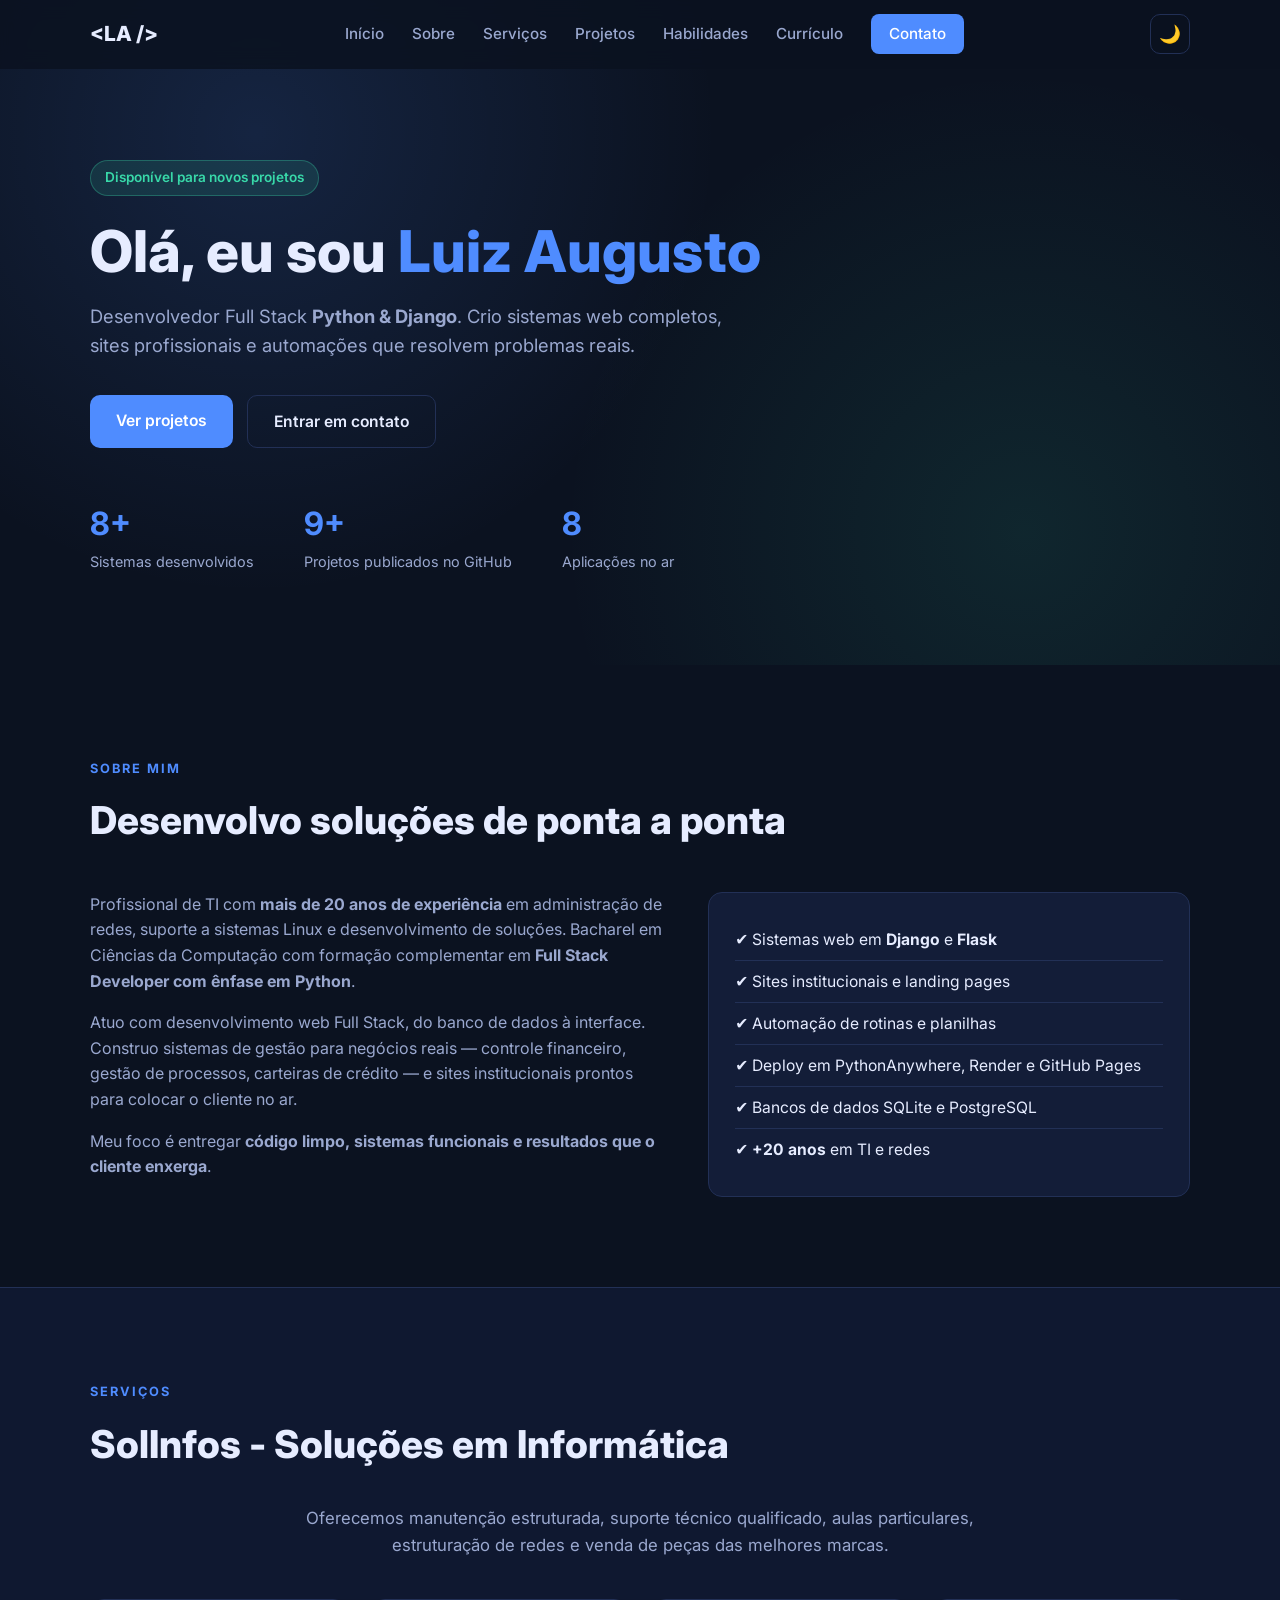
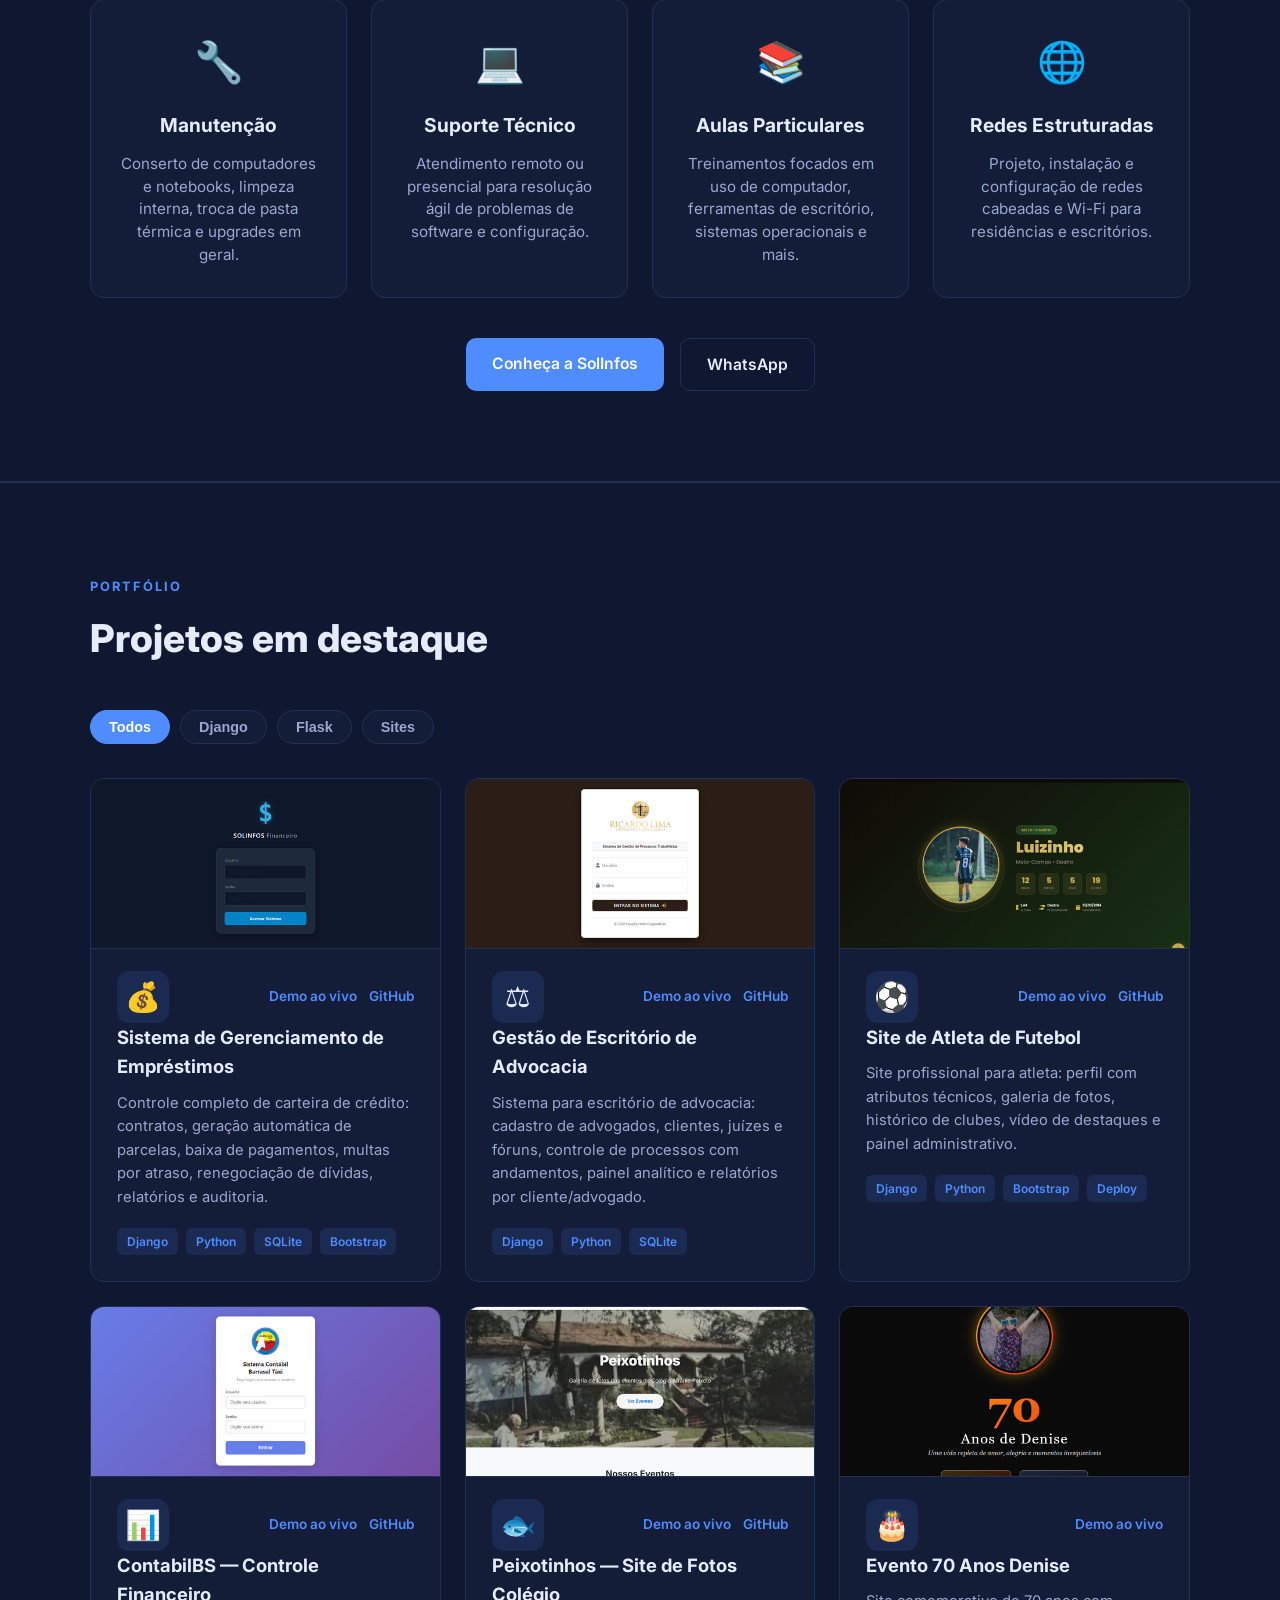
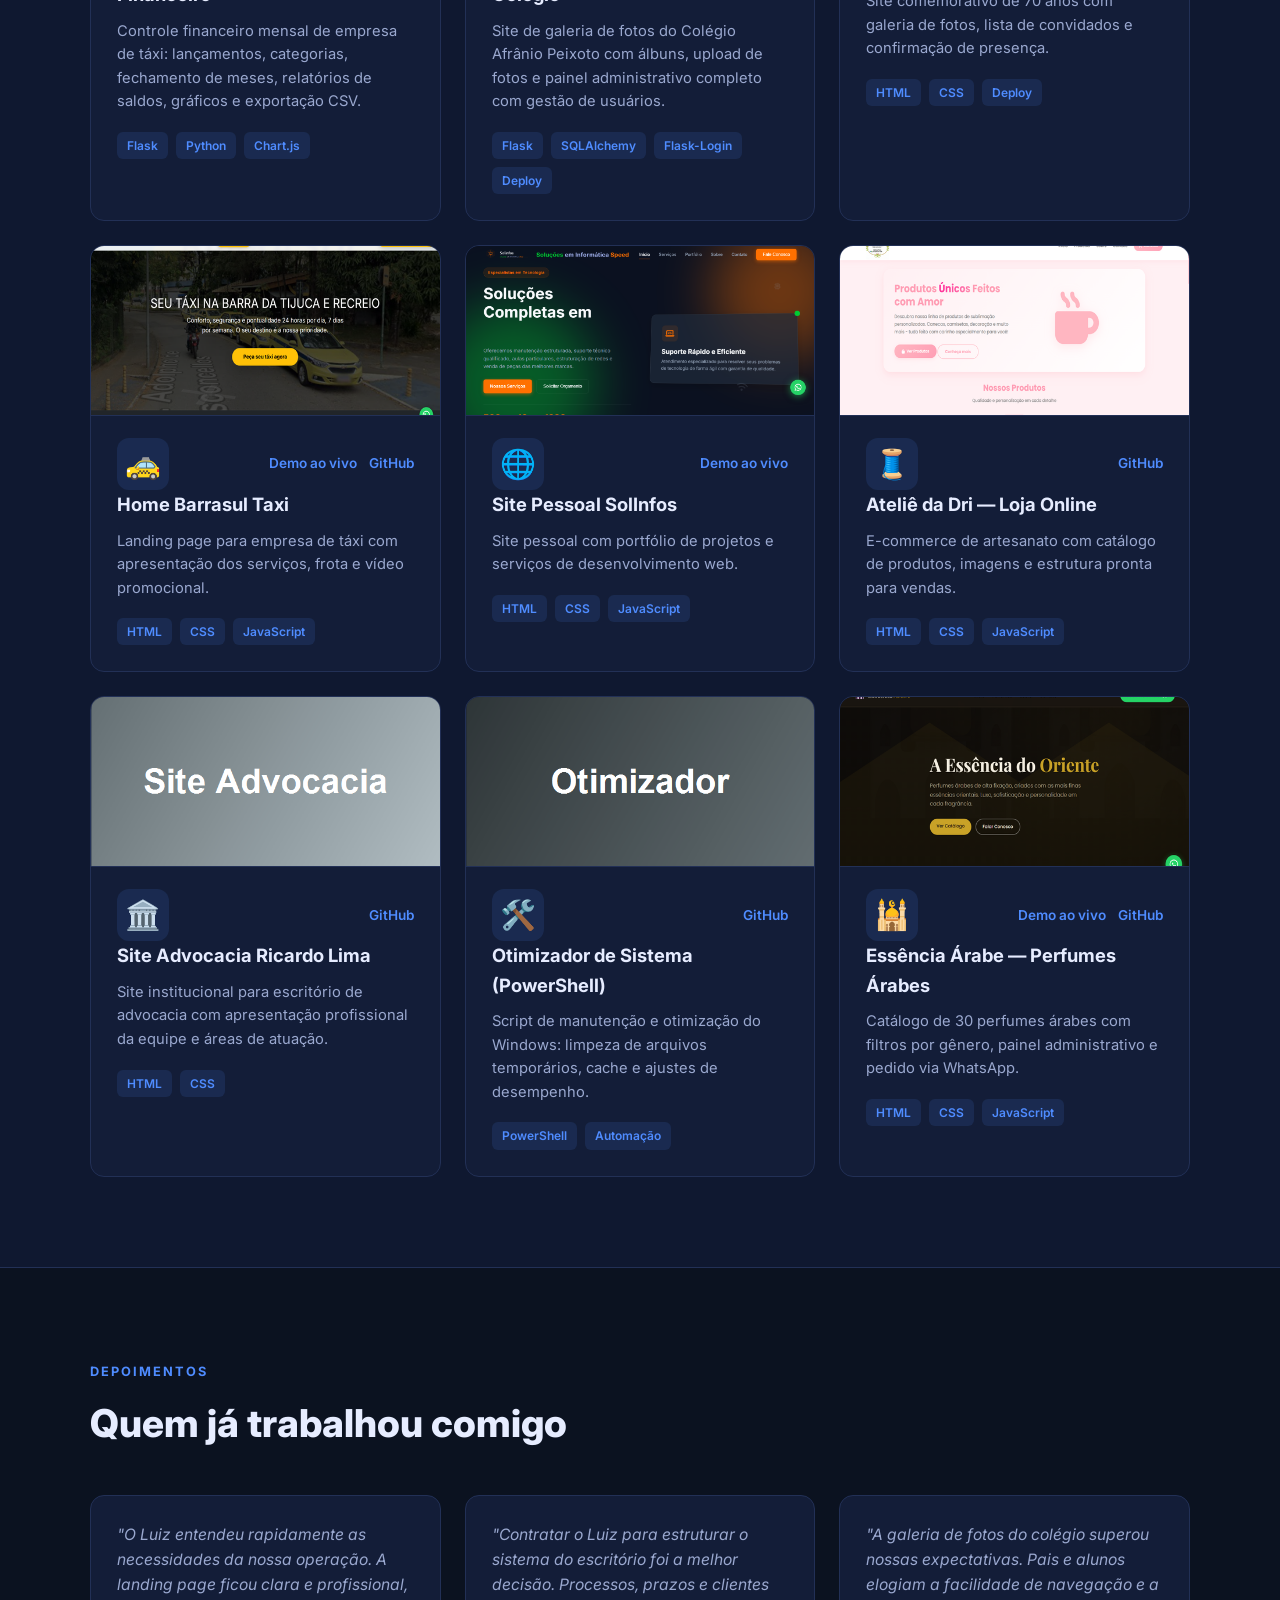
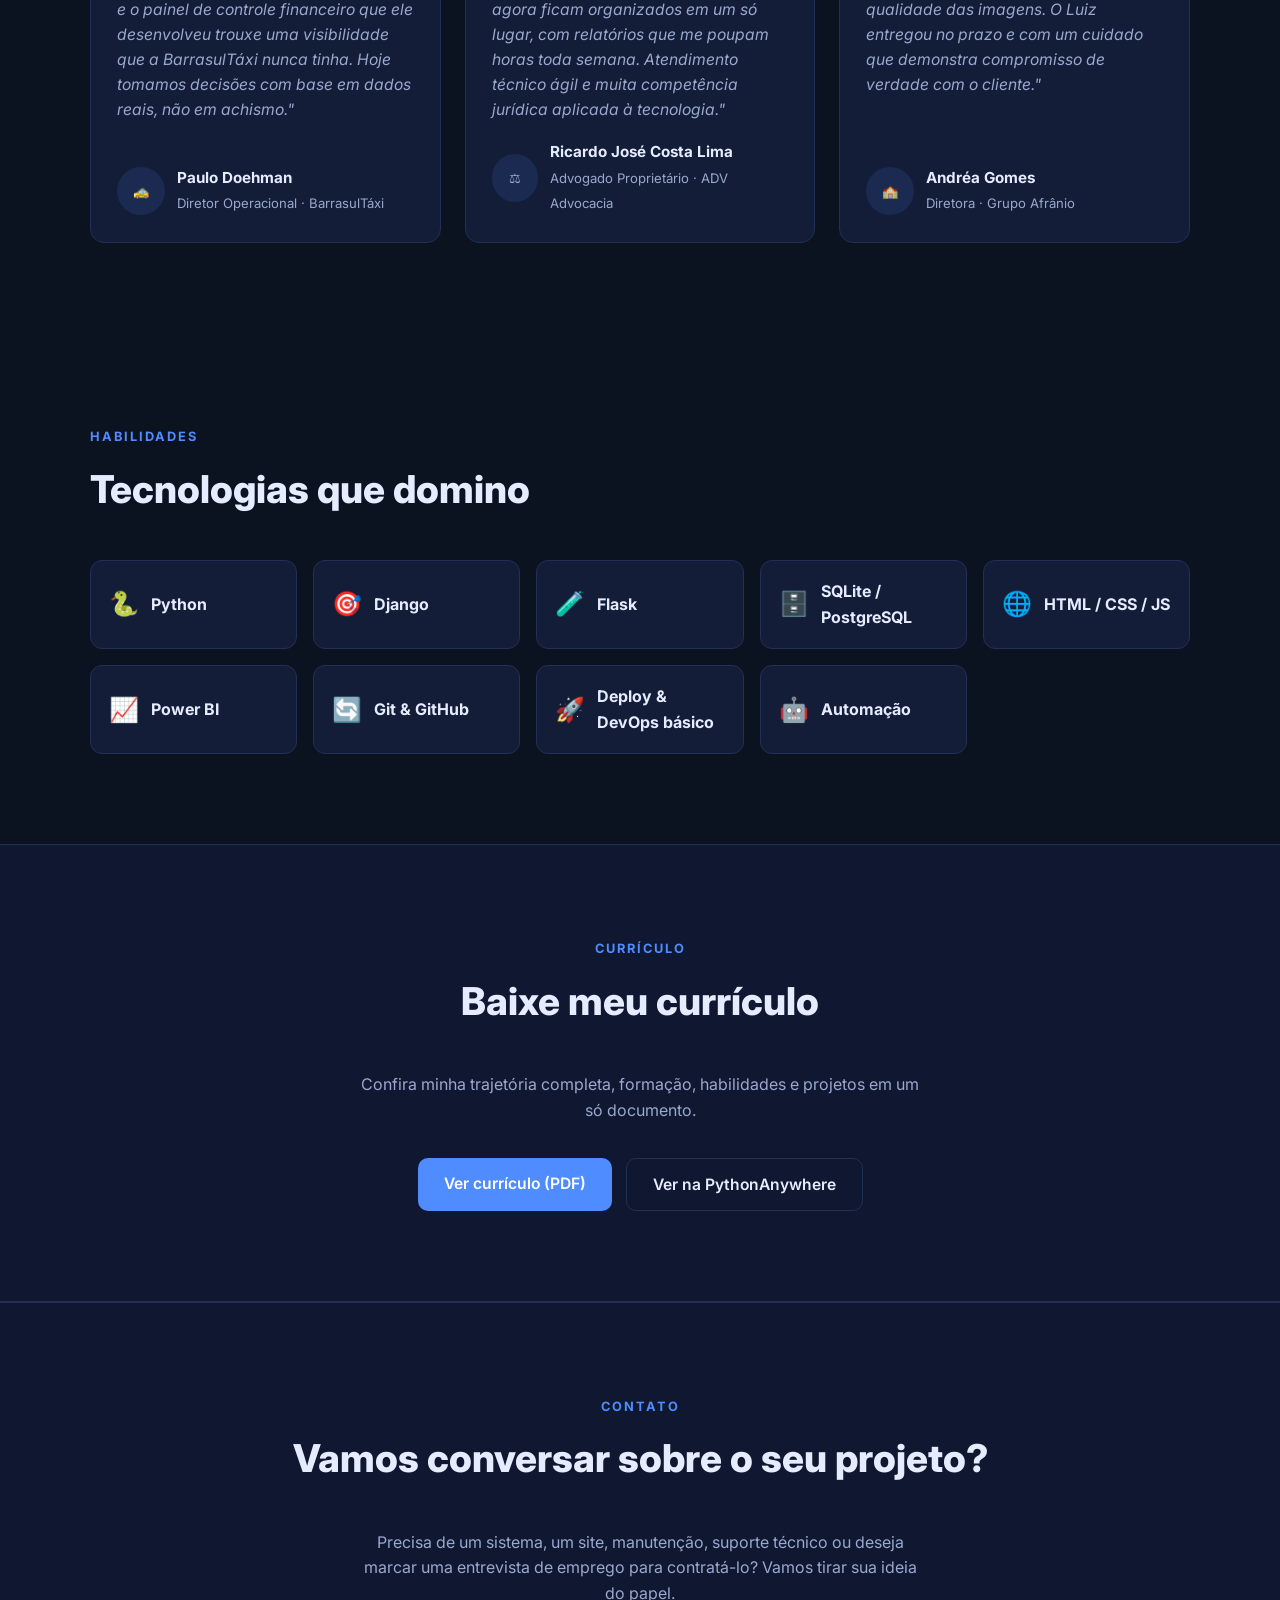
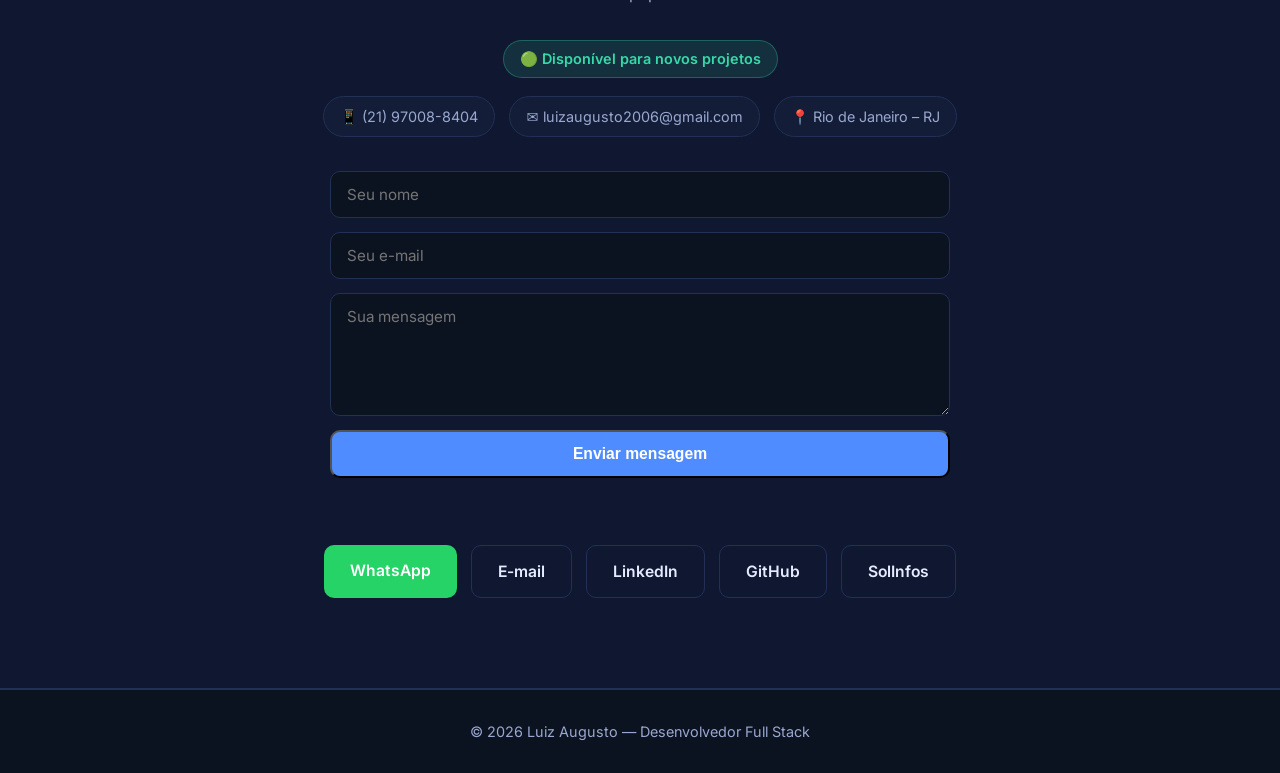
<file: index.html>
﻿<!DOCTYPE html>
<html lang="pt-BR">
<head>
  <meta charset="UTF-8">
  <meta name="viewport" content="width=device-width, initial-scale=1.0">
  <title>Luiz Augusto — Portfólio | Desenvolvedor Full Stack</title>
  <meta name="description" content="Portfólio de Luiz Augusto, desenvolvedor Full Stack Python/Django. Sistemas web, sites e automação.">
  <link rel="canonical" href="https://luizaugusto2006.github.io/">
  <meta name="theme-color" content="#0b1220">
  <meta name="google-site-verification" content="Ioq6EYqipb6OEqjNMzD7FlkRqjugCpdXT2gvXvd77PQ">
  <meta name="google-site-verification" content="8bFgPx0vz7F08WA89sfBLQXGPsEqFPS4zmL3VnGc9Js">
  <meta property="og:type" content="website">
  <meta property="og:title" content="Luiz Augusto — Desenvolvedor Full Stack">
  <meta property="og:description" content="Desenvolvedor Full Stack Python &amp; Django. Sistemas web, sites e automação.">
  <meta property="og:url" content="https://luizaugusto2006.github.io/">
  <meta property="og:image" content="https://luizaugusto2006.github.io/img/og-image.png">
  <meta property="og:image:width" content="1200">
  <meta property="og:image:height" content="630">
  <meta name="twitter:card" content="summary_large_image">
  <meta name="twitter:title" content="Luiz Augusto — Desenvolvedor Full Stack">
  <meta name="twitter:description" content="Desenvolvedor Full Stack Python &amp; Django. Sistemas web, sites e automação.">
  <meta name="twitter:image" content="https://luizaugusto2006.github.io/img/og-image.png">
  <link rel="preconnect" href="https://fonts.googleapis.com">
  <link rel="preconnect" href="https://fonts.gstatic.com" crossorigin>
  <link href="https://fonts.googleapis.com/css2?family=Inter:wght@400;500;600;700;800&display=swap" rel="stylesheet">
  <link rel="stylesheet" href="css/style.css">
  <link rel="icon" href="data:image/svg+xml,<svg xmlns='http://www.w3.org/2000/svg' viewBox='0 0 100 100'><text y='.9em' font-size='90'>👨‍💻</text></svg>">
  <script>
    (function () {
      document.documentElement.classList.add('js');
      var t = localStorage.getItem('tema');
      if (t === 'light') document.documentElement.setAttribute('data-theme', 'light');
    })();
  </script>
  <script type="application/ld+json">
  {
    "@context": "https://schema.org",
    "@type": "Person",
    "name": "Luiz Augusto",
    "jobTitle": "Desenvolvedor Full Stack Python/Django",
    "url": "https://luizaugusto2006.github.io/",
    "image": "https://luizaugusto2006.github.io/img/og-image.png",
    "email": "mailto:luizaugusto2006@gmail.com",
    "sameAs": [
      "https://github.com/luizaugusto2006",
      "https://www.linkedin.com/in/SEU_LINKEDIN",
      "https://www.solinfos.com.br"
    ],
    "description": "Desenvolvedor Full Stack Python/Django com mais de 20 anos de experiência em TI. Sistemas web, sites e automação."
  }
  </script>
</head>
<body>
  <a class="skip-link" href="#inicio">Pular para o conteúdo</a>

  <!-- NAVBAR -->
  <header class="navbar" id="navbar">
    <div class="container nav-inner">
      <a href="#inicio" class="logo">&lt;LA /&gt;</a>
      <nav class="nav-links" id="navLinks">
        <a href="#inicio">Início</a>
        <a href="#sobre">Sobre</a>
        <a href="#servicos">Serviços</a>
        <a href="#projetos">Projetos</a>
        <a href="#habilidades">Habilidades</a>
        <a href="#curriculo">Currículo</a>
        <a href="#contato" class="nav-cta">Contato</a>
      </nav>
        <button class="theme-toggle" id="themeToggle" aria-label="Alternar tema" title="Alternar tema claro/escuro">🌙</button>
        <button class="menu-toggle" id="menuToggle" aria-label="Abrir menu">
          <span></span><span></span><span></span>
        </button>
    </div>
  </header>

  <!-- HERO -->
  <section class="hero" id="inicio">
    <div class="container hero-inner">
      <div class="hero-badge">Disponível para novos projetos</div>
      <h1>Olá, eu sou <span class="highlight">Luiz Augusto</span></h1>
      <p class="hero-sub">Desenvolvedor Full Stack <strong>Python &amp; Django</strong>. Crio sistemas web completos, sites profissionais e automações que resolvem problemas reais.</p>
      <div class="hero-actions">
        <a href="#projetos" class="btn btn-primary">Ver projetos</a>
        <a href="#contato" class="btn btn-outline">Entrar em contato</a>
      </div>
      <div class="hero-stats">
        <div class="stat"><strong>8+</strong><span>Sistemas desenvolvidos</span></div>
        <div class="stat"><strong>9+</strong><span>Projetos publicados no GitHub</span></div>
        <div class="stat"><strong>8</strong><span>Aplicações no ar</span></div>
      </div>
    </div>
  </section>

  <!-- SOBRE -->
  <section class="section reveal" id="sobre">
    <div class="container">
      <span class="section-tag">Sobre mim</span>
      <h2 class="section-title">Desenvolvo soluções de ponta a ponta</h2>
      <div class="sobre-grid">
        <div>
          <p>Profissional de TI com <strong>mais de 20 anos de experiência</strong> em administração de redes, suporte a sistemas Linux e desenvolvimento de soluções. Bacharel em Ciências da Computação com formação complementar em <strong>Full Stack Developer com ênfase em Python</strong>.</p>
          <p>Atuo com desenvolvimento web Full Stack, do banco de dados à interface. Construo sistemas de gestão para negócios reais — controle financeiro, gestão de processos, carteiras de crédito — e sites institucionais prontos para colocar o cliente no ar.</p>
          <p>Meu foco é entregar <strong>código limpo, sistemas funcionais e resultados que o cliente enxerga</strong>.</p>
        </div>
        <ul class="sobre-lista">
          <li>✔️ Sistemas web em <strong>Django</strong> e <strong>Flask</strong></li>
          <li>✔️ Sites institucionais e landing pages</li>
          <li>✔️ Automação de rotinas e planilhas</li>
          <li>✔️ Deploy em PythonAnywhere, Render e GitHub Pages</li>
          <li>✔️ Bancos de dados SQLite e PostgreSQL</li>
          <li>✔️ <strong>+20 anos</strong> em TI e redes</li>
        </ul>
      </div>
    </div>
  </section>

  <!-- SERVIÇOS -->
  <section class="section section-dark reveal" id="servicos">
    <div class="container">
      <span class="section-tag">Serviços</span>
      <h2 class="section-title">SolInfos - Soluções em Informática</h2>
      <p class="servicos-subtitle">Oferecemos manutenção estruturada, suporte técnico qualificado, aulas particulares, estruturação de redes e venda de peças das melhores marcas.</p>
      <div class="servicos-grid">
        <div class="servico-card">
          <span class="servico-icon">🔧</span>
          <h3>Manutenção</h3>
          <p>Conserto de computadores e notebooks, limpeza interna, troca de pasta térmica e upgrades em geral.</p>
        </div>
        <div class="servico-card">
          <span class="servico-icon">💻</span>
          <h3>Suporte Técnico</h3>
          <p>Atendimento remoto ou presencial para resolução ágil de problemas de software e configuração.</p>
        </div>
        <div class="servico-card">
          <span class="servico-icon">📚</span>
          <h3>Aulas Particulares</h3>
          <p>Treinamentos focados em uso de computador, ferramentas de escritório, sistemas operacionais e mais.</p>
        </div>
        <div class="servico-card">
          <span class="servico-icon">🌐</span>
          <h3>Redes Estruturadas</h3>
          <p>Projeto, instalação e configuração de redes cabeadas e Wi-Fi para residências e escritórios.</p>
        </div>
      </div>
      <div class="servicos-cta">
        <a href="https://www.solinfos.com.br" target="_blank" rel="noopener" class="btn btn-primary">Conheça a SolInfos</a>
        <a href="https://wa.me/5521970088404" target="_blank" rel="noopener" class="btn btn-outline">WhatsApp</a>
      </div>
    </div>
  </section>

  <!-- PROJETOS -->
  <section class="section section-dark reveal" id="projetos">
    <div class="container">
      <span class="section-tag">Portfólio</span>
      <h2 class="section-title">Projetos em destaque</h2>
      <div class="filtros" id="filtros">
        <button class="filtro ativo" data-filtro="todos">Todos</button>
        <button class="filtro" data-filtro="django">Django</button>
        <button class="filtro" data-filtro="flask">Flask</button>
        <button class="filtro" data-filtro="site">Sites</button>
      </div>

      <div class="projetos-grid">

        <article class="card" data-categorias="django">
          <img class="card-thumb" src="img/projetos/emprestimos.png" alt="Sistema de Gerenciamento de Empréstimos">
          <div class="card-top">
            <span class="card-icon">💰</span>
            <div class="card-links">
              <a href="http://solinfos.pythonanywhere.com/" target="_blank" rel="noopener" title="Ver no ar">Demo ao vivo</a>
              <a href="https://github.com/luizaugusto2006/sistema_emprestimos" target="_blank" rel="noopener" title="GitHub">GitHub</a>
            </div>
          </div>
          <h3>Sistema de Gerenciamento de Empréstimos</h3>
          <p>Controle completo de carteira de crédito: contratos, geração automática de parcelas, baixa de pagamentos, multas por atraso, renegociação de dívidas, relatórios e auditoria.</p>
          <div class="tags"><span>Django</span><span>Python</span><span>SQLite</span><span>Bootstrap</span></div>
        </article>

        <article class="card" data-categorias="django">
          <img class="card-thumb" src="img/projetos/adv.png" alt="Gestão de Escritório de Advocacia">
          <div class="card-top">
            <span class="card-icon">⚖️</span>
            <div class="card-links">
              <a href="https://advrl.pythonanywhere.com/dashboard/" target="_blank" rel="noopener" title="Ver no ar">Demo ao vivo</a>
              <a href="https://github.com/luizaugusto2006/Adv-RicardoLima" target="_blank" rel="noopener" title="GitHub">GitHub</a>
            </div>
          </div>
          <h3>Gestão de Escritório de Advocacia</h3>
          <p>Sistema para escritório de advocacia: cadastro de advogados, clientes, juízes e fóruns, controle de processos com andamentos, painel analítico e relatórios por cliente/advogado.</p>
          <div class="tags"><span>Django</span><span>Python</span><span>SQLite</span></div>
        </article>

        <article class="card" data-categorias="django site">
          <img class="card-thumb" src="img/projetos/atleta.png" alt="Site de Atleta de Futebol">
          <div class="card-top">
            <span class="card-icon">⚽</span>
            <div class="card-links">
              <a href="https://luizatleta.pythonanywhere.com/" target="_blank" rel="noopener" title="Ver no ar">Demo ao vivo</a>
              <a href="https://github.com/luizaugusto2006/site_atleta" target="_blank" rel="noopener" title="GitHub">GitHub</a>
            </div>
          </div>
          <h3>Site de Atleta de Futebol</h3>
          <p>Site profissional para atleta: perfil com atributos técnicos, galeria de fotos, histórico de clubes, vídeo de destaques e painel administrativo.</p>
          <div class="tags"><span>Django</span><span>Python</span><span>Bootstrap</span><span>Deploy</span></div>
        </article>

        <article class="card" data-categorias="flask">
          <img class="card-thumb" src="img/projetos/contabilbs.png" alt="ContabilBS — Controle Financeiro">
          <div class="card-top">
            <span class="card-icon">📊</span>
            <div class="card-links">
              <a href="https://barrasultaxi.pythonanywhere.com/" target="_blank" rel="noopener" title="Ver no ar">Demo ao vivo</a>
              <a href="https://github.com/luizaugusto2006/ContabilBS" target="_blank" rel="noopener" title="GitHub">GitHub</a>
            </div>
          </div>
          <h3>ContabilBS — Controle Financeiro</h3>
          <p>Controle financeiro mensal de empresa de táxi: lançamentos, categorias, fechamento de meses, relatórios de saldos, gráficos e exportação CSV.</p>
          <div class="tags"><span>Flask</span><span>Python</span><span>Chart.js</span></div>
        </article>

        <article class="card" data-categorias="flask site">
          <img class="card-thumb" src="img/projetos/peixotinhos.png" alt="Peixotinhos — Site de Fotos do Colégio">
          <div class="card-top">
            <span class="card-icon">🐟</span>
            <div class="card-links">
              <a href="https://peixotinhos.pythonanywhere.com" target="_blank" rel="noopener" title="Ver no ar">Demo ao vivo</a>
              <a href="https://github.com/luizaugusto2006/Peixotinhos" target="_blank" rel="noopener" title="GitHub">GitHub</a>
            </div>
          </div>
          <h3>Peixotinhos — Site de Fotos Colégio</h3>
          <p>Site de galeria de fotos do Colégio Afrânio Peixoto com álbuns, upload de fotos e painel administrativo completo com gestão de usuários.</p>
          <div class="tags"><span>Flask</span><span>SQLAlchemy</span><span>Flask-Login</span><span>Deploy</span></div>
        </article>

        <article class="card" data-categorias="site">
          <img class="card-thumb" src="img/projetos/denise.png" alt="Evento 70 Anos Denise">
          <div class="card-top">
            <span class="card-icon">🎂</span>
            <div class="card-links">
              <a href="https://denise70anos.pythonanywhere.com" target="_blank" rel="noopener" title="Ver no ar">Demo ao vivo</a>
            </div>
          </div>
          <h3>Evento 70 Anos Denise</h3>
          <p>Site comemorativo de 70 anos com galeria de fotos, lista de convidados e confirmação de presença.</p>
          <div class="tags"><span>HTML</span><span>CSS</span><span>Deploy</span></div>
        </article>

        <article class="card" data-categorias="site">
          <img class="card-thumb" src="img/projetos/barrasul.png" alt="Home Barrasul Taxi">
          <div class="card-top">
            <span class="card-icon">🚕</span>
            <div class="card-links">
              <a href="https://www.barrasultaxi.com.br" target="_blank" rel="noopener" title="Ver no ar">Demo ao vivo</a>
              <a href="https://github.com/luizaugusto2006/Home-Barrasul" target="_blank" rel="noopener" title="GitHub">GitHub</a>
            </div>
          </div>
          <h3>Home Barrasul Taxi</h3>
          <p>Landing page para empresa de táxi com apresentação dos serviços, frota e vídeo promocional.</p>
          <div class="tags"><span>HTML</span><span>CSS</span><span>JavaScript</span></div>
        </article>

        <article class="card" data-categorias="site">
          <img class="card-thumb" src="img/projetos/solinfos.png" alt="Site Pessoal SolInfos">
          <div class="card-top">
            <span class="card-icon">🌐</span>
            <div class="card-links">
              <a href="https://www.solinfos.com.br" target="_blank" rel="noopener" title="Ver no ar">Demo ao vivo</a>
            </div>
          </div>
          <h3>Site Pessoal SolInfos</h3>
          <p>Site pessoal com portfólio de projetos e serviços de desenvolvimento web.</p>
          <div class="tags"><span>HTML</span><span>CSS</span><span>JavaScript</span></div>
        </article>

        <article class="card" data-categorias="site">
          <img class="card-thumb" src="img/projetos/atelie.png" alt="Ateliê da Dri — Loja Online">
          <div class="card-top">
            <span class="card-icon">🧵</span>
            <div class="card-links">
              <a href="https://github.com/luizaugusto2006/Atelie-da-Dri" target="_blank" rel="noopener" title="GitHub">GitHub</a>
            </div>
          </div>
          <h3>Ateliê da Dri — Loja Online</h3>
          <p>E-commerce de artesanato com catálogo de produtos, imagens e estrutura pronta para vendas.</p>
          <div class="tags"><span>HTML</span><span>CSS</span><span>JavaScript</span></div>
        </article>

        <article class="card" data-categorias="site">
          <img class="card-thumb" src="img/projetos/advocacia-site.png" alt="Site Advocacia Ricardo Lima">
          <div class="card-top">
            <span class="card-icon">🏛️</span>
            <div class="card-links">
              <a href="https://github.com/luizaugusto2006/Site-Advocacia" target="_blank" rel="noopener" title="GitHub">GitHub</a>
            </div>
          </div>
          <h3>Site Advocacia Ricardo Lima</h3>
          <p>Site institucional para escritório de advocacia com apresentação profissional da equipe e áreas de atuação.</p>
          <div class="tags"><span>HTML</span><span>CSS</span></div>
        </article>

        <article class="card" data-categorias="site">
          <img class="card-thumb" src="img/projetos/otimizador.png" alt="Otimizador de Sistema (PowerShell)">
          <div class="card-top">
            <span class="card-icon">🛠️</span>
            <div class="card-links">
              <a href="https://github.com/luizaugusto2006/Otimizador" target="_blank" rel="noopener" title="GitHub">GitHub</a>
            </div>
          </div>
          <h3>Otimizador de Sistema (PowerShell)</h3>
          <p>Script de manutenção e otimização do Windows: limpeza de arquivos temporários, cache e ajustes de desempenho.</p>
          <div class="tags"><span>PowerShell</span><span>Automação</span></div>
        </article>

        <article class="card" data-categorias="site">
          <img class="card-thumb" src="img/projetos/perfumes.png" alt="Essência Árabe — Perfumes Árabes">
          <div class="card-top">
            <span class="card-icon">🕌</span>
            <div class="card-links">
              <a href="https://luizaugusto2006.github.io/perfumes/" target="_blank" rel="noopener" title="Ver no ar">Demo ao vivo</a>
              <a href="https://github.com/luizaugusto2006/perfumes" target="_blank" rel="noopener" title="GitHub">GitHub</a>
            </div>
          </div>
          <h3>Essência Árabe — Perfumes Árabes</h3>
          <p>Catálogo de 30 perfumes árabes com filtros por gênero, painel administrativo e pedido via WhatsApp.</p>
          <div class="tags"><span>HTML</span><span>CSS</span><span>JavaScript</span></div>
        </article>



      </div>
    </div>
  </section>

  <!-- DEPOIMENTOS -->
  <section class="section reveal" id="depoimentos">
    <div class="container">
      <span class="section-tag">Depoimentos</span>
      <h2 class="section-title">Quem já trabalhou comigo</h2>
      <div class="depoimentos-grid">
        <div class="depoimento-card">
          <p class="depoimento-text">"O Luiz entendeu rapidamente as necessidades da nossa operação. A landing page ficou clara e profissional, e o painel de controle financeiro que ele desenvolveu trouxe uma visibilidade que a BarrasulTáxi nunca tinha. Hoje tomamos decisões com base em dados reais, não em achismo."</p>
          <div class="depoimento-autor">
            <span class="depoimento-avatar">🚕</span>
            <div><strong>Paulo Doehman</strong><span>Diretor Operacional · BarrasulTáxi</span></div>
          </div>
        </div>
        <div class="depoimento-card">
          <p class="depoimento-text">"Contratar o Luiz para estruturar o sistema do escritório foi a melhor decisão. Processos, prazos e clientes agora ficam organizados em um só lugar, com relatórios que me poupam horas toda semana. Atendimento técnico ágil e muita competência jurídica aplicada à tecnologia."</p>
          <div class="depoimento-autor">
            <span class="depoimento-avatar">⚖️</span>
            <div><strong>Ricardo José Costa Lima</strong><span>Advogado Proprietário · ADV Advocacia</span></div>
          </div>
        </div>
        <div class="depoimento-card">
          <p class="depoimento-text">"A galeria de fotos do colégio superou nossas expectativas. Pais e alunos elogiam a facilidade de navegação e a qualidade das imagens. O Luiz entregou no prazo e com um cuidado que demonstra compromisso de verdade com o cliente."</p>
          <div class="depoimento-autor">
            <span class="depoimento-avatar">🏫</span>
            <div><strong>Andréa Gomes</strong><span>Diretora · Grupo Afrânio</span></div>
          </div>
        </div>
      </div>
    </div>
  </section>

  <!-- HABILIDADES -->
  <section class="section reveal" id="habilidades">
    <div class="container">
      <span class="section-tag">Habilidades</span>
      <h2 class="section-title">Tecnologias que domino</h2>
      <div class="skills-grid">
        <div class="skill-item"><span class="skill-icon">🐍</span><strong>Python</strong></div>
        <div class="skill-item"><span class="skill-icon">🎯</span><strong>Django</strong></div>
        <div class="skill-item"><span class="skill-icon">🧪</span><strong>Flask</strong></div>
        <div class="skill-item"><span class="skill-icon">🗄️</span><strong>SQLite / PostgreSQL</strong></div>
        <div class="skill-item"><span class="skill-icon">🌐</span><strong>HTML / CSS / JS</strong></div>
        <div class="skill-item"><span class="skill-icon">📈</span><strong>Power BI</strong></div>
        <div class="skill-item"><span class="skill-icon">🔄</span><strong>Git &amp; GitHub</strong></div>
        <div class="skill-item"><span class="skill-icon">🚀</span><strong>Deploy &amp; DevOps básico</strong></div>
        <div class="skill-item"><span class="skill-icon">🤖</span><strong>Automação</strong></div>
      </div>
    </div>
  </section>

  <!-- CURRÍCULO -->
  <section class="section section-dark reveal" id="curriculo">
    <div class="container contato-inner">
      <span class="section-tag">Currículo</span>
      <h2 class="section-title">Baixe meu currículo</h2>
      <p class="contato-text">Confira minha trajetória completa, formação, habilidades e projetos em um só documento.</p>
      <div class="contato-buttons">
        <a class="btn btn-primary" href="curriculo/Curriculo_Luiz_Augusto_2026.pdf" target="_blank" rel="noopener">Ver currículo (PDF)</a>
        <a class="btn btn-outline" href="https://portifolioluizaugusto.pythonanywhere.com/curriculo/Curriculo_Luiz_Augusto_2026.pdf" target="_blank" rel="noopener">Ver na PythonAnywhere</a>
      </div>
    </div>
  </section>

  <!-- CONTATO -->
  <section class="section section-dark reveal" id="contato">
    <div class="container contato-inner">
      <span class="section-tag">Contato</span>
      <h2 class="section-title">Vamos conversar sobre o seu projeto?</h2>
      <p class="contato-text">Precisa de um sistema, um site, manutenção, suporte técnico ou deseja marcar uma entrevista de emprego para contratá-lo? Vamos tirar sua ideia do papel.</p>
      <div class="contato-extra">
        <span class="disponivel">🟢 Disponível para novos projetos</span>
        <ul class="contato-chips">
          <li>📱 <a href="https://wa.me/5521970088404">(21) 97008-8404</a></li>
          <li>✉️ <a href="mailto:luizaugusto2006@gmail.com">luizaugusto2006@gmail.com</a></li>
          <li>📍 Rio de Janeiro – RJ</li>
        </ul>
      </div>
      <form id="formContato" class="contato-form" action="https://formspree.io/f/xbgjjekp" method="POST">
        <input type="hidden" name="_subject" value="Contato via Portfólio">
        <input type="text" name="_gotcha" tabindex="-1" autocomplete="off" aria-hidden="true" style="position:absolute;left:-9999px">
        <div class="form-row">
          <input type="text" name="nome" placeholder="Seu nome" required>
          <input type="email" name="email" placeholder="Seu e-mail" required>
        </div>
        <textarea name="mensagem" placeholder="Sua mensagem" rows="5" required></textarea>
        <button type="submit" class="btn btn-primary">Enviar mensagem</button>
        <p id="formStatus" class="form-status" role="status" aria-live="polite"></p>
      </form>
      <div class="contato-buttons">
        <a class="btn btn-primary btn-whatsapp" href="https://wa.me/5521970088404" target="_blank" rel="noopener">WhatsApp</a>
        <a class="btn btn-outline" href="mailto:luizaugusto2006@gmail.com">E-mail</a>
        <a class="btn btn-outline" href="https://www.linkedin.com/in/SEU_LINKEDIN" target="_blank" rel="noopener">LinkedIn</a>
        <a class="btn btn-outline" href="https://github.com/luizaugusto2006" target="_blank" rel="noopener">GitHub</a>
        <a class="btn btn-outline" href="https://www.solinfos.com.br" target="_blank" rel="noopener">SolInfos</a>
      </div>
    </div>
  </section>

  <footer class="footer">
    <div class="container">
      <p>© <span id="ano"></span> Luiz Augusto — Desenvolvedor Full Stack</p>
    </div>
  </footer>

  <div class="scroll-progress" id="scrollProgress"></div>
  <button class="back-to-top" id="backToTop" aria-label="Voltar ao topo">↑</button>
  <script src="js/script.js"></script>
</body>
</html>
</file>
<file: css/style.css>
:root {
  --bg: #0b1220;
  --bg-alt: #0f1830;
  --bg-card: #131d38;
  --border: #223056;
  --text: #e6ecff;
  --text-dim: #9aa8cf;
  --primary: #4f8cff;
  --primary-dark: #3a6fe0;
  --accent: #38d9a9;
  --radius: 14px;
}

* {
  margin: 0;
  padding: 0;
  box-sizing: border-box;
}

/* ACESSIBILIDADE */
.skip-link {
  position: absolute;
  left: -9999px;
  top: 0;
  background: var(--primary);
  color: #fff;
  padding: 10px 16px;
  border-radius: 0 0 8px 0;
  z-index: 100;
  text-decoration: none;
}

.skip-link:focus {
  left: 0;
}

a:focus-visible,
button:focus-visible,
input:focus-visible,
textarea:focus-visible,
.theme-toggle:focus-visible {
  outline: 2px solid var(--accent);
  outline-offset: 2px;
}

/* ANIMAÇÃO DE ENTRADA */
.reveal {
  opacity: 1;
}

html.js .reveal {
  opacity: 0;
  transform: translateY(24px);
  transition: opacity 0.6s ease, transform 0.6s ease;
}

html.js .reveal.visible {
  opacity: 1;
  transform: none;
}

html {
  scroll-behavior: smooth;
}

body {
  font-family: 'Inter', system-ui, -apple-system, sans-serif;
  background: var(--bg);
  color: var(--text);
  line-height: 1.6;
}

.container {
  width: min(1100px, 90%);
  margin: 0 auto;
}

.highlight {
  color: var(--primary);
}

/* NAVBAR */
.navbar {
  position: fixed;
  top: 0;
  left: 0;
  right: 0;
  z-index: 50;
  background: rgba(11, 18, 32, 0.85);
  backdrop-filter: blur(10px);
  border-bottom: 1px solid transparent;
  transition: border-color 0.3s;
}

.navbar.scrolled {
  border-bottom-color: var(--border);
}

.nav-inner {
  display: flex;
  align-items: center;
  justify-content: space-between;
  height: 68px;
}

.logo {
  font-size: 1.3rem;
  font-weight: 800;
  color: var(--text);
  text-decoration: none;
}

.logo:hover {
  color: var(--primary);
}

.nav-links {
  display: flex;
  gap: 28px;
  align-items: center;
}

.nav-links a {
  color: var(--text-dim);
  text-decoration: none;
  font-size: 0.95rem;
  font-weight: 500;
  transition: color 0.2s;
}

.nav-links a:hover {
  color: var(--text);
}

.nav-links .nav-cta {
  color: #fff;
  background: var(--primary);
  padding: 8px 18px;
  border-radius: 8px;
}

.nav-links .nav-cta:hover {
  background: var(--primary-dark);
}

.menu-toggle {
  display: none;
  flex-direction: column;
  gap: 5px;
  background: none;
  border: none;
  cursor: pointer;
}

.menu-toggle span {
  width: 24px;
  height: 2px;
  background: var(--text);
  transition: transform 0.3s;
}

/* HERO */
.hero {
  padding: 160px 0 90px;
  background:
    radial-gradient(circle at 20% 20%, rgba(79, 140, 255, 0.15), transparent 40%),
    radial-gradient(circle at 80% 80%, rgba(56, 217, 169, 0.1), transparent 40%),
    var(--bg);
}

.hero-badge {
  display: inline-block;
  background: rgba(56, 217, 169, 0.12);
  color: var(--accent);
  border: 1px solid rgba(56, 217, 169, 0.3);
  padding: 6px 14px;
  border-radius: 999px;
  font-size: 0.85rem;
  font-weight: 600;
  margin-bottom: 22px;
}

.hero h1 {
  font-size: clamp(2.4rem, 6vw, 3.6rem);
  font-weight: 800;
  line-height: 1.15;
  margin-bottom: 18px;
}

.hero-sub {
  font-size: 1.15rem;
  color: var(--text-dim);
  max-width: 640px;
  margin-bottom: 34px;
}

.hero-actions {
  display: flex;
  gap: 14px;
  flex-wrap: wrap;
  margin-bottom: 50px;
}

.btn {
  display: inline-block;
  padding: 13px 26px;
  border-radius: 10px;
  font-weight: 600;
  text-decoration: none;
  font-size: 0.98rem;
  transition: transform 0.15s, background 0.2s;
}

.btn:hover {
  transform: translateY(-2px);
}

.btn-primary {
  background: var(--primary);
  color: #fff;
}

.btn-primary:hover {
  background: var(--primary-dark);
}

.btn-outline {
  border: 1px solid var(--border);
  color: var(--text);
}

.btn-outline:hover {
  border-color: var(--primary);
  color: var(--primary);
}

.hero-stats {
  display: flex;
  gap: 50px;
  flex-wrap: wrap;
}

.stat strong {
  display: block;
  font-size: 2rem;
  color: var(--primary);
}

.stat span {
  color: var(--text-dim);
  font-size: 0.9rem;
}

/* SEÇÕES */
.section {
  padding: 90px 0;
}

.section-dark {
  background: var(--bg-alt);
  border-top: 1px solid var(--border);
  border-bottom: 1px solid var(--border);
}

.section-tag {
  color: var(--primary);
  font-weight: 700;
  text-transform: uppercase;
  letter-spacing: 2px;
  font-size: 0.8rem;
}

.section-title {
  font-size: clamp(1.7rem, 4vw, 2.4rem);
  font-weight: 800;
  margin: 10px 0 40px;
}

/* SOBRE */
.sobre-grid {
  display: grid;
  grid-template-columns: 1.2fr 1fr;
  gap: 40px;
}

.sobre-grid p {
  color: var(--text-dim);
  margin-bottom: 16px;
}

.sobre-lista {
  list-style: none;
  background: var(--bg-card);
  border: 1px solid var(--border);
  border-radius: var(--radius);
  padding: 26px;
  align-self: start;
}

.sobre-lista li {
  padding: 8px 0;
  border-bottom: 1px solid var(--border);
  font-size: 0.98rem;
}

.sobre-lista li:last-child {
  border-bottom: none;
}

/* PROJETOS */
.filtros {
  display: flex;
  gap: 10px;
  flex-wrap: wrap;
  margin-bottom: 34px;
}

.filtro {
  background: var(--bg-card);
  border: 1px solid var(--border);
  color: var(--text-dim);
  padding: 8px 18px;
  border-radius: 999px;
  cursor: pointer;
  font-size: 0.9rem;
  font-weight: 600;
  transition: all 0.2s;
}

.filtro:hover {
  color: var(--text);
}

.filtro.ativo {
  background: var(--primary);
  border-color: var(--primary);
  color: #fff;
}

.projetos-grid {
  display: grid;
  grid-template-columns: repeat(auto-fill, minmax(320px, 1fr));
  gap: 24px;
}

.card {
  background: var(--bg-card);
  border: 1px solid var(--border);
  border-radius: var(--radius);
  padding: 0;
  overflow: hidden;
  transition: transform 0.2s, border-color 0.2s;
}

.card:hover {
  transform: translateY(-4px);
  border-color: var(--primary);
}

.card-thumb {
  display: block;
  width: 100%;
  height: 170px;
  object-fit: cover;
  border-bottom: 1px solid var(--border);
}

.card-top {
  display: flex;
  justify-content: space-between;
  align-items: center;
  padding: 22px 26px 0;
}

.card-icon {
  font-size: 1.8rem;
  width: 52px;
  height: 52px;
  display: grid;
  place-items: center;
  background: rgba(79, 140, 255, 0.12);
  border-radius: 12px;
}

.card-links {
  display: flex;
  gap: 12px;
  font-size: 0.85rem;
}

.card-links a {
  color: var(--primary);
  text-decoration: none;
  font-weight: 600;
}

.card-links a:hover {
  text-decoration: underline;
}

.card h3 {
  font-size: 1.15rem;
  margin-bottom: 10px;
  padding: 0 26px;
}

.card p {
  color: var(--text-dim);
  font-size: 0.92rem;
  margin-bottom: 18px;
  padding: 0 26px;
}

.tags {
  display: flex;
  flex-wrap: wrap;
  gap: 8px;
  padding: 0 26px 26px;
}

.tags span {
  background: rgba(79, 140, 255, 0.12);
  color: var(--primary);
  font-size: 0.75rem;
  font-weight: 600;
  padding: 4px 10px;
  border-radius: 6px;
}

/* HABILIDADES */
.skills-grid {
  display: grid;
  grid-template-columns: repeat(auto-fill, minmax(200px, 1fr));
  gap: 16px;
}

.skill-item {
  display: flex;
  align-items: center;
  gap: 12px;
  background: var(--bg-card);
  border: 1px solid var(--border);
  border-radius: 12px;
  padding: 18px;
  transition: border-color 0.2s;
}

.skill-item:hover {
  border-color: var(--primary);
}

.skill-icon {
  font-size: 1.5rem;
}

/* CONTATO */
.contato-inner {
  text-align: center;
}

.contato-text {
  color: var(--text-dim);
  max-width: 560px;
  margin: 0 auto 34px;
}

.contato-buttons {
  display: flex;
  gap: 14px;
  justify-content: center;
  flex-wrap: wrap;
}

.contato-extra {
  text-align: center;
  margin-bottom: 34px;
}

.disponivel {
  display: inline-block;
  background: rgba(56, 217, 169, 0.12);
  color: var(--accent);
  border: 1px solid rgba(56, 217, 169, 0.3);
  padding: 6px 16px;
  border-radius: 999px;
  font-weight: 600;
  font-size: 0.9rem;
  margin-bottom: 18px;
}

.contato-chips {
  list-style: none;
  display: flex;
  gap: 14px;
  justify-content: center;
  flex-wrap: wrap;
}

.contato-chips li {
  background: var(--bg-card);
  border: 1px solid var(--border);
  border-radius: 999px;
  padding: 8px 16px;
  font-size: 0.9rem;
  color: var(--text-dim);
}

.contato-chips a {
  color: var(--text-dim);
  text-decoration: none;
}

.contato-chips a:hover {
  color: var(--primary);
}

.btn-whatsapp {
  background: #25d366;
}

.btn-whatsapp:hover {
  background: #1fb958;
}

/* FOOTER */
.footer {
  padding: 30px 0;
  text-align: center;
  color: var(--text-dim);
  font-size: 0.9rem;
  border-top: 1px solid var(--border);
}

/* RESPONSIVO */
@media (max-width: 820px) {
  .nav-links {
    position: fixed;
    top: 68px;
    right: 0;
    flex-direction: column;
    background: var(--bg-alt);
    width: min(280px, 80%);
    padding: 24px;
    gap: 20px;
    border-left: 1px solid var(--border);
    transform: translateX(100%);
    transition: transform 0.3s;
  }

  .nav-links.aberto {
    transform: translateX(0);
  }

  .menu-toggle {
    display: flex;
  }

  .sobre-grid {
    grid-template-columns: 1fr;
  }

  .hero-stats {
    gap: 30px;
  }
}

/* SERVIÇOS */
.servicos-subtitle {
  text-align: center;
  color: var(--text-dim);
  max-width: 700px;
  margin: -10px auto 40px;
  font-size: 1.05rem;
}

.servicos-grid {
  display: grid;
  grid-template-columns: repeat(auto-fit, minmax(240px, 1fr));
  gap: 24px;
  margin-bottom: 40px;
}

.servico-card {
  background: var(--bg-card);
  border: 1px solid var(--border);
  border-radius: var(--radius);
  padding: 30px;
  text-align: center;
  transition: transform 0.3s, border-color 0.3s;
}

.servico-card:hover {
  transform: translateY(-4px);
  border-color: var(--primary);
}

.servico-icon {
  font-size: 2.5rem;
  display: block;
  margin-bottom: 16px;
}

.servico-card h3 {
  font-size: 1.2rem;
  margin-bottom: 12px;
  color: var(--text);
}

.servico-card p {
  color: var(--text-dim);
  font-size: 0.95rem;
  line-height: 1.5;
}

.servicos-cta {
  display: flex;
  gap: 16px;
  justify-content: center;
  flex-wrap: wrap;
}

/* TEMA CLARO */
:root[data-theme="light"] {
  --bg: #f5f7fb;
  --bg-alt: #eaeef6;
  --bg-card: #ffffff;
  --border: #d4dcea;
  --text: #11203a;
  --text-dim: #5a6b8c;
}

:root[data-theme="light"] .navbar {
  background: rgba(245, 247, 251, 0.88);
}

:root[data-theme="light"] .nav-links a {
  color: var(--text-dim);
}

:root[data-theme="light"] .nav-links a:hover {
  color: var(--text);
}

:root[data-theme="light"] .menu-toggle span {
  background: var(--text);
}

/* TOGGLE DE TEMA */
.theme-toggle {
  background: none;
  border: 1px solid var(--border);
  color: var(--text);
  width: 40px;
  height: 40px;
  border-radius: 10px;
  cursor: pointer;
  font-size: 1.1rem;
  display: grid;
  place-items: center;
  transition: border-color 0.2s, transform 0.15s;
}

.theme-toggle:hover {
  border-color: var(--primary);
  transform: translateY(-2px);
}

/* DEPOIMENTOS */
.depoimentos-grid {
  display: grid;
  grid-template-columns: repeat(auto-fit, minmax(280px, 1fr));
  gap: 24px;
}

.depoimento-card {
  background: var(--bg-card);
  border: 1px solid var(--border);
  border-radius: var(--radius);
  padding: 26px;
  display: flex;
  flex-direction: column;
  gap: 18px;
}

.depoimento-text {
  color: var(--text-dim);
  font-size: 0.98rem;
  font-style: italic;
  flex: 1;
}

.depoimento-autor {
  display: flex;
  align-items: center;
  gap: 12px;
}

.depoimento-avatar {
  font-size: 1.8rem;
  width: 48px;
  height: 48px;
  display: grid;
  place-items: center;
  background: rgba(79, 140, 255, 0.12);
  border-radius: 50%;
}

.depoimento-autor strong {
  display: block;
  color: var(--text);
  font-size: 0.95rem;
}

.depoimento-autor span {
  color: var(--text-dim);
  font-size: 0.82rem;
}

/* FORMULÁRIO DE CONTATO */
.contato-form {
  max-width: 620px;
  margin: 0 auto 36px;
  display: flex;
  flex-direction: column;
  gap: 14px;
  text-align: left;
}

.form-row {
  display: flex;
  gap: 14px;
  flex-wrap: wrap;
}

.contato-form input,
.contato-form textarea {
  width: 100%;
  background: var(--bg);
  border: 1px solid var(--border);
  border-radius: 10px;
  padding: 13px 16px;
  color: var(--text);
  font-family: inherit;
  font-size: 0.95rem;
  transition: border-color 0.2s;
}

.contato-form input:focus,
.contato-form textarea:focus {
  outline: none;
  border-color: var(--primary);
}

.contato-form textarea {
  resize: vertical;
}

.form-status {
  font-size: 0.9rem;
  min-height: 1.2em;
  color: var(--accent);
}

.form-status.erro {
  color: #ff6b6b;
}

/* VOLTAR AO TOPO + BARRA DE PROGRESSO */
.scroll-progress {
  position: fixed;
  top: 0;
  left: 0;
  height: 3px;
  width: 0;
  background: linear-gradient(90deg, var(--primary), var(--accent));
  z-index: 60;
  transition: width 0.1s;
}

.back-to-top {
  position: fixed;
  right: 22px;
  bottom: 22px;
  width: 46px;
  height: 46px;
  border-radius: 50%;
  border: none;
  background: var(--primary);
  color: #fff;
  font-size: 1.3rem;
  cursor: pointer;
  opacity: 0;
  visibility: hidden;
  transform: translateY(10px);
  transition: opacity 0.3s, transform 0.3s, background 0.2s;
  z-index: 55;
  box-shadow: 0 8px 24px rgba(0, 0, 0, 0.3);
}

.back-to-top.visible {
  opacity: 1;
  visibility: visible;
  transform: translateY(0);
}

.back-to-top:hover {
  background: var(--primary-dark);
}

@media (max-width: 820px) {
  .form-row {
    flex-direction: column;
  }
}
</file>
